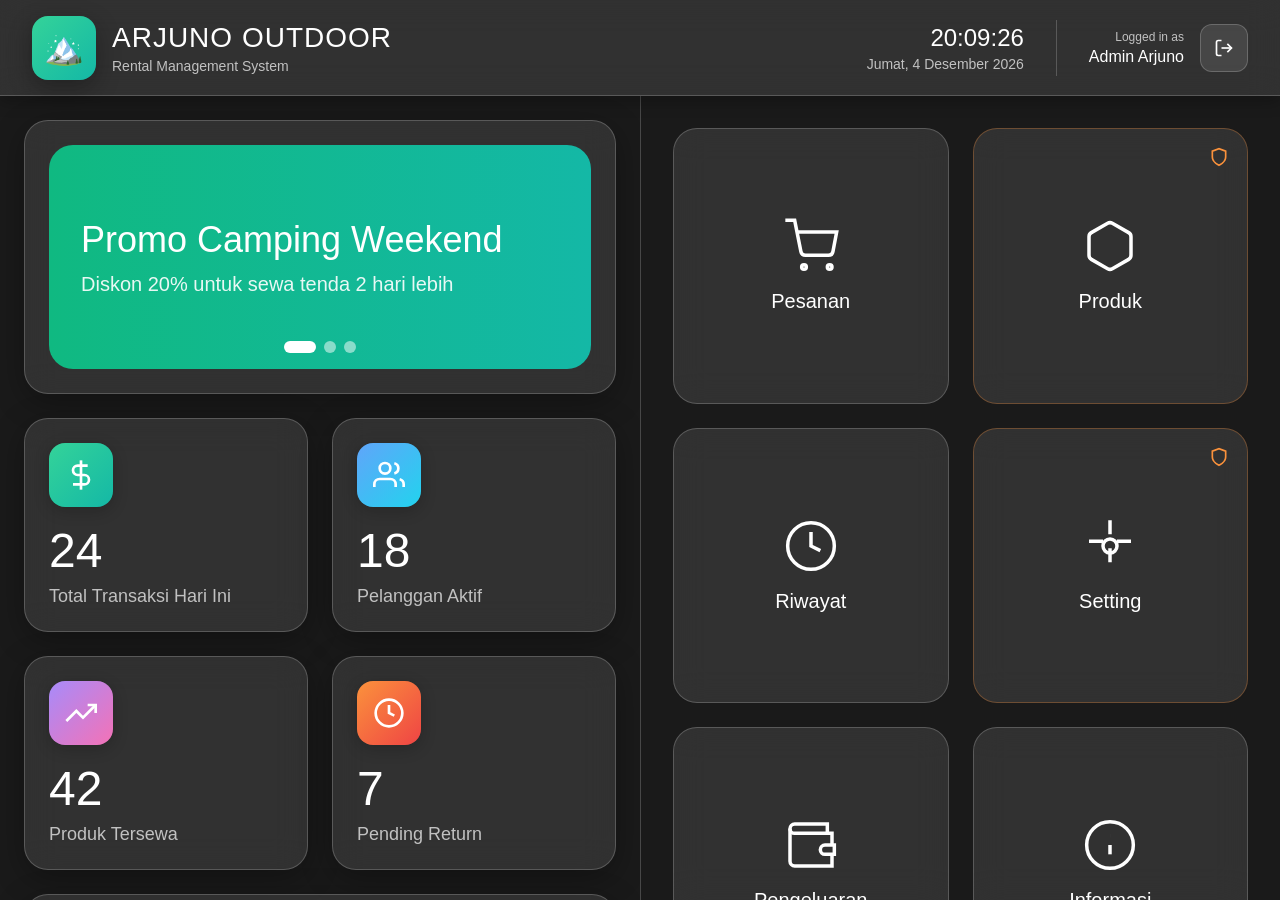
<file: index.html>
<!DOCTYPE html>
<html lang="id">
<head>
    <meta charset="UTF-8">
    <meta name="viewport" content="width=device-width, initial-scale=1.0">
    <title>ARJUNO OUTDOOR - Dashboard</title>
    <link rel="stylesheet" href="style.css">
</head>
<body>
    <!-- Background Image -->
    <div class="background-image"></div>

    <!-- Main Container -->
    <div class="main-container">
        <!-- Header -->
        <header class="header">
            <div class="header-left">
                <div class="logo-icon">🏔️</div>
                <div class="brand-info">
                    <h1 class="brand-name">ARJUNO OUTDOOR</h1>
                    <p class="brand-subtitle">Rental Management System</p>
                </div>
            </div>

            <div class="header-right">
                <div class="clock-display">
                    <div class="time" id="current-time">00:00:00</div>
                    <div class="date" id="current-date">Loading...</div>
                </div>

                <div class="divider"></div>

                <div class="user-info">
                    <div class="user-details">
                        <div class="user-label">Logged in as</div>
                        <div class="user-name">Admin Arjuno</div>
                    </div>
                    <button class="logout-btn">
                        <svg width="20" height="20" viewBox="0 0 24 24" fill="none" stroke="currentColor" stroke-width="2">
                            <path d="M9 21H5a2 2 0 0 1-2-2V5a2 2 0 0 1 2-2h4"></path>
                            <polyline points="16 17 21 12 16 7"></polyline>
                            <line x1="21" y1="12" x2="9" y2="12"></line>
                        </svg>
                    </button>
                </div>
            </div>
        </header>

        <!-- Content Area -->
        <div class="content-wrapper">
            <!-- Left Dashboard -->
            <div class="left-panel">
                <!-- Promo Carousel -->
                <div class="glass-card">
                    <div class="carousel">
                        <div class="carousel-slide active" style="background: linear-gradient(to right, #10b981, #14b8a6);">
                            <h3 class="carousel-title">Promo Camping Weekend</h3>
                            <p class="carousel-desc">Diskon 20% untuk sewa tenda 2 hari lebih</p>
                        </div>
                        <div class="carousel-slide" style="background: linear-gradient(to right, #3b82f6, #06b6d4);">
                            <h3 class="carousel-title">Paket Hemat Carrier</h3>
                            <p class="carousel-desc">Gratis sleeping bag untuk sewa carrier</p>
                        </div>
                        <div class="carousel-slide" style="background: linear-gradient(to right, #8b5cf6, #ec4899);">
                            <h3 class="carousel-title">Diskon Member</h3>
                            <p class="carousel-desc">Cashback 15% untuk member setia</p>
                        </div>
                        <div class="carousel-dots">
                            <span class="dot active" data-slide="0"></span>
                            <span class="dot" data-slide="1"></span>
                            <span class="dot" data-slide="2"></span>
                        </div>
                    </div>
                </div>

                <!-- Quick Stats -->
                <div class="stats-grid">
                    <div class="stat-card">
                        <div class="stat-icon" style="background: linear-gradient(to bottom right, #34d399, #14b8a6);">
                            <svg width="32" height="32" viewBox="0 0 24 24" fill="none" stroke="currentColor" stroke-width="2">
                                <line x1="12" y1="1" x2="12" y2="23"></line>
                                <path d="M17 5H9.5a3.5 3.5 0 0 0 0 7h5a3.5 3.5 0 0 1 0 7H6"></path>
                            </svg>
                        </div>
                        <div class="stat-value">24</div>
                        <div class="stat-label">Total Transaksi Hari Ini</div>
                    </div>

                    <div class="stat-card">
                        <div class="stat-icon" style="background: linear-gradient(to bottom right, #60a5fa, #22d3ee);">
                            <svg width="32" height="32" viewBox="0 0 24 24" fill="none" stroke="currentColor" stroke-width="2">
                                <path d="M17 21v-2a4 4 0 0 0-4-4H5a4 4 0 0 0-4 4v2"></path>
                                <circle cx="9" cy="7" r="4"></circle>
                                <path d="M23 21v-2a4 4 0 0 0-3-3.87"></path>
                                <path d="M16 3.13a4 4 0 0 1 0 7.75"></path>
                            </svg>
                        </div>
                        <div class="stat-value">18</div>
                        <div class="stat-label">Pelanggan Aktif</div>
                    </div>

                    <div class="stat-card">
                        <div class="stat-icon" style="background: linear-gradient(to bottom right, #a78bfa, #f472b6);">
                            <svg width="32" height="32" viewBox="0 0 24 24" fill="none" stroke="currentColor" stroke-width="2">
                                <polyline points="23 6 13.5 15.5 8.5 10.5 1 18"></polyline>
                                <polyline points="17 6 23 6 23 12"></polyline>
                            </svg>
                        </div>
                        <div class="stat-value">42</div>
                        <div class="stat-label">Produk Tersewa</div>
                    </div>

                    <div class="stat-card">
                        <div class="stat-icon" style="background: linear-gradient(to bottom right, #fb923c, #ef4444);">
                            <svg width="32" height="32" viewBox="0 0 24 24" fill="none" stroke="currentColor" stroke-width="2">
                                <circle cx="12" cy="12" r="10"></circle>
                                <polyline points="12 6 12 12 16 14"></polyline>
                            </svg>
                        </div>
                        <div class="stat-value">7</div>
                        <div class="stat-label">Pending Return</div>
                    </div>
                </div>

                <!-- Recent Customers -->
                <div class="glass-card">
                    <h3 class="section-title">Pelanggan Terbaru</h3>
                    <div class="customer-list">
                        <div class="customer-item">
                            <div class="customer-header">
                                <div>
                                    <div class="customer-name">Budi Santoso</div>
                                    <div class="customer-phone">081234567890</div>
                                </div>
                                <div class="customer-time">2 jam lalu</div>
                            </div>
                            <div class="customer-products">📦 Tenda Dome 4P, Sleeping Bag</div>
                        </div>

                        <div class="customer-item">
                            <div class="customer-header">
                                <div>
                                    <div class="customer-name">Siti Aminah</div>
                                    <div class="customer-phone">081298765432</div>
                                </div>
                                <div class="customer-time">3 jam lalu</div>
                            </div>
                            <div class="customer-products">📦 Carrier 70L, Jaket Gunung</div>
                        </div>

                        <div class="customer-item">
                            <div class="customer-header">
                                <div>
                                    <div class="customer-name">Ahmad Rizki</div>
                                    <div class="customer-phone">081356789012</div>
                                </div>
                                <div class="customer-time">5 jam lalu</div>
                            </div>
                            <div class="customer-products">📦 Cooking Set, Kompor Portable</div>
                        </div>
                    </div>
                </div>

                <!-- Stock Overview -->
                <div class="glass-card">
                    <h3 class="section-title">
                        <svg width="24" height="24" viewBox="0 0 24 24" fill="none" stroke="currentColor" stroke-width="2" style="display: inline-block; vertical-align: middle; margin-right: 12px;">
                            <path d="M21 16V8a2 2 0 0 0-1-1.73l-7-4a2 2 0 0 0-2 0l-7 4A2 2 0 0 0 3 8v8a2 2 0 0 0 1 1.73l7 4a2 2 0 0 0 2 0l7-4A2 2 0 0 0 21 16z"></path>
                        </svg>
                        Inventory / Stok Overview
                    </h3>
                    <div class="stock-grid">
                        <div class="stock-item">
                            <div class="stock-header">
                                <div class="stock-emoji">🏕️</div>
                                <div class="stock-info">
                                    <div class="stock-name">Tenda</div>
                                    <div class="stock-count">8 / 12 tersedia</div>
                                </div>
                            </div>
                            <div class="progress-bar">
                                <div class="progress-fill" style="width: 66.67%"></div>
                            </div>
                        </div>

                        <div class="stock-item">
                            <div class="stock-header">
                                <div class="stock-emoji">🎒</div>
                                <div class="stock-info">
                                    <div class="stock-name">Carrier</div>
                                    <div class="stock-count">12 / 15 tersedia</div>
                                </div>
                            </div>
                            <div class="progress-bar">
                                <div class="progress-fill" style="width: 80%"></div>
                            </div>
                        </div>

                        <div class="stock-item">
                            <div class="stock-header">
                                <div class="stock-emoji">🛌</div>
                                <div class="stock-info">
                                    <div class="stock-name">Sleeping Bag</div>
                                    <div class="stock-count">15 / 20 tersedia</div>
                                </div>
                            </div>
                            <div class="progress-bar">
                                <div class="progress-fill" style="width: 75%"></div>
                            </div>
                        </div>

                        <div class="stock-item">
                            <div class="stock-header">
                                <div class="stock-emoji">🍳</div>
                                <div class="stock-info">
                                    <div class="stock-name">Cooking Set</div>
                                    <div class="stock-count">6 / 10 tersedia</div>
                                </div>
                            </div>
                            <div class="progress-bar">
                                <div class="progress-fill" style="width: 60%"></div>
                            </div>
                        </div>
                    </div>
                </div>

                <!-- Cashier Status -->
                <div class="glass-card">
                    <h3 class="section-title">Status Kasir</h3>
                    <div class="cashier-status">
                        <div class="status-indicator"></div>
                        <span>Kasir Aktif - Shift Pagi</span>
                    </div>
                </div>
            </div>

            <!-- Right Navigation Panel -->
            <div class="right-panel">
                <div class="nav-grid">
                    <a href="pesanan.html" class="nav-card">
                        <svg class="nav-icon" width="56" height="56" viewBox="0 0 24 24" fill="none" stroke="currentColor" stroke-width="1.5">
                            <circle cx="9" cy="21" r="1"></circle>
                            <circle cx="20" cy="21" r="1"></circle>
                            <path d="M1 1h4l2.68 13.39a2 2 0 0 0 2 1.61h9.72a2 2 0 0 0 2-1.61L23 6H6"></path>
                        </svg>
                        <span class="nav-label">Pesanan</span>
                    </a>

                    <a href="produk.html" class="nav-card admin-tab">
                        <div class="admin-badge">
                            <svg width="20" height="20" viewBox="0 0 24 24" fill="none" stroke="currentColor" stroke-width="2">
                                <path d="M12 22s8-4 8-10V5l-8-3-8 3v7c0 6 8 10 8 10z"></path>
                            </svg>
                        </div>
                        <svg class="nav-icon" width="56" height="56" viewBox="0 0 24 24" fill="none" stroke="currentColor" stroke-width="1.5">
                            <path d="M21 16V8a2 2 0 0 0-1-1.73l-7-4a2 2 0 0 0-2 0l-7 4A2 2 0 0 0 3 8v8a2 2 0 0 0 1 1.73l7 4a2 2 0 0 0 2 0l7-4A2 2 0 0 0 21 16z"></path>
                        </svg>
                        <span class="nav-label">Produk</span>
                    </a>

                    <a href="riwayat.html" class="nav-card">
                        <svg class="nav-icon" width="56" height="56" viewBox="0 0 24 24" fill="none" stroke="currentColor" stroke-width="1.5">
                            <circle cx="12" cy="12" r="10"></circle>
                            <polyline points="12 6 12 12 16 14"></polyline>
                        </svg>
                        <span class="nav-label">Riwayat</span>
                    </a>

                    <a href="setting.html" class="nav-card admin-tab">
                        <div class="admin-badge">
                            <svg width="20" height="20" viewBox="0 0 24 24" fill="none" stroke="currentColor" stroke-width="2">
                                <path d="M12 22s8-4 8-10V5l-8-3-8 3v7c0 6 8 10 8 10z"></path>
                            </svg>
                        </div>
                        <svg class="nav-icon" width="56" height="56" viewBox="0 0 24 24" fill="none" stroke="currentColor" stroke-width="1.5">
                            <circle cx="12" cy="12" r="3"></circle>
                            <path d="M12 1v6m0 6v6m-9-9h6m6 0h6"></path>
                        </svg>
                        <span class="nav-label">Setting</span>
                    </a>

                    <a href="pengeluaran.html" class="nav-card">
                        <svg class="nav-icon" width="56" height="56" viewBox="0 0 24 24" fill="none" stroke="currentColor" stroke-width="1.5">
                            <path d="M21 12V7H5a2 2 0 0 1 0-4h14v4"></path>
                            <path d="M3 5v14a2 2 0 0 0 2 2h16v-5"></path>
                            <path d="M18 12a2 2 0 0 0 0 4h4v-4Z"></path>
                        </svg>
                        <span class="nav-label">Pengeluaran</span>
                    </a>

                    <a href="informasi.html" class="nav-card">
                        <svg class="nav-icon" width="56" height="56" viewBox="0 0 24 24" fill="none" stroke="currentColor" stroke-width="1.5">
                            <circle cx="12" cy="12" r="10"></circle>
                            <line x1="12" y1="16" x2="12" y2="12"></line>
                            <line x1="12" y1="8" x2="12.01" y2="8"></line>
                        </svg>
                        <span class="nav-label">Informasi</span>
                    </a>

                    <a href="pelanggan.html" class="nav-card">
                        <svg class="nav-icon" width="56" height="56" viewBox="0 0 24 24" fill="none" stroke="currentColor" stroke-width="1.5">
                            <path d="M17 21v-2a4 4 0 0 0-4-4H5a4 4 0 0 0-4 4v2"></path>
                            <circle cx="9" cy="7" r="4"></circle>
                            <path d="M23 21v-2a4 4 0 0 0-3-3.87"></path>
                            <path d="M16 3.13a4 4 0 0 1 0 7.75"></path>
                        </svg>
                        <span class="nav-label">Pelanggan</span>
                    </a>

                    <a href="kasir.html" class="nav-card admin-tab">
                        <div class="admin-badge">
                            <svg width="20" height="20" viewBox="0 0 24 24" fill="none" stroke="currentColor" stroke-width="2">
                                <path d="M12 22s8-4 8-10V5l-8-3-8 3v7c0 6 8 10 8 10z"></path>
                            </svg>
                        </div>
                        <svg class="nav-icon" width="56" height="56" viewBox="0 0 24 24" fill="none" stroke="currentColor" stroke-width="1.5">
                            <path d="M20 21v-2a4 4 0 0 0-4-4H8a4 4 0 0 0-4 4v2"></path>
                            <circle cx="12" cy="7" r="4"></circle>
                        </svg>
                        <span class="nav-label">Kasir</span>
                    </a>
                </div>

                <!-- Admin Info -->
                <div class="admin-info">
                    <div class="admin-info-header">
                        <svg width="16" height="16" viewBox="0 0 24 24" fill="none" stroke="currentColor" stroke-width="2">
                            <path d="M12 22s8-4 8-10V5l-8-3-8 3v7c0 6 8 10 8 10z"></path>
                        </svg>
                        <span>Admin Access</span>
                    </div>
                    <div class="admin-info-text">Fitur dengan icon shield hanya untuk Administrator</div>
                </div>
            </div>
        </div>
    </div>

    <script src="script.js"></script>
</body>
</html>
</file>
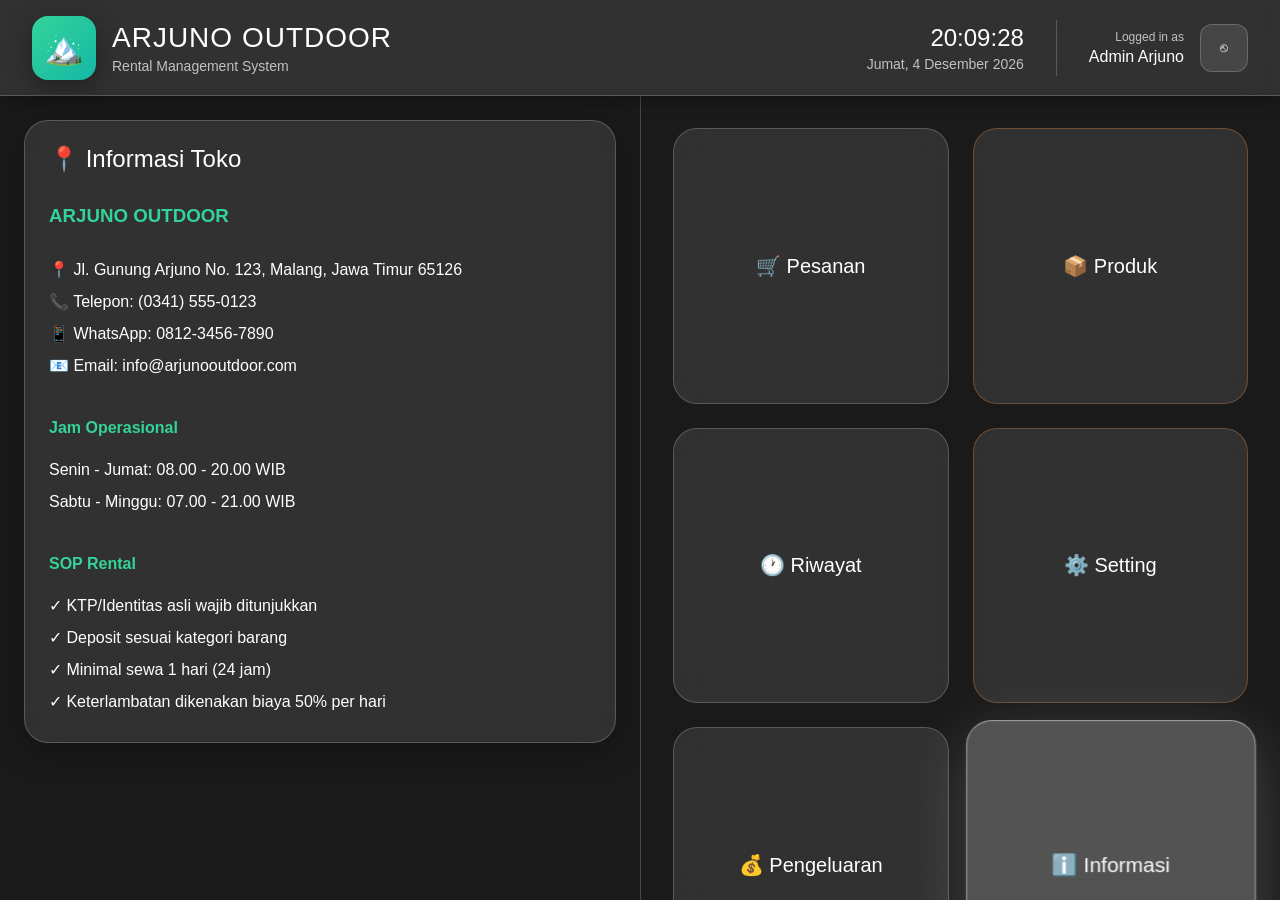
<file: informasi.html>
<!DOCTYPE html>
<html lang="id">
<head>
    <meta charset="UTF-8">
    <title>ARJUNO OUTDOOR - Informasi</title>
    <link rel="stylesheet" href="style.css">
</head>
<body>
    <div class="background-image"></div>
    <div class="main-container">
        <header class="header">
            <div class="header-left">
                <div class="logo-icon">🏔️</div>
                <div class="brand-info">
                    <h1 class="brand-name">ARJUNO OUTDOOR</h1>
                    <p class="brand-subtitle">Rental Management System</p>
                </div>
            </div>
            <div class="header-right">
                <div class="clock-display">
                    <div class="time" id="current-time">00:00:00</div>
                    <div class="date" id="current-date">Loading...</div>
                </div>
                <div class="divider"></div>
                <div class="user-info">
                    <div class="user-details">
                        <div class="user-label">Logged in as</div>
                        <div class="user-name">Admin Arjuno</div>
                    </div>
                    <button class="logout-btn">⎋</button>
                </div>
            </div>
        </header>
        <div class="content-wrapper">
            <div class="left-panel">
                <div class="glass-card">
                    <h2 class="section-title">📍 Informasi Toko</h2>
                    <div style="color: white; line-height: 2;">
                        <h3 style="color: #34d399; margin: 20px 0;">ARJUNO OUTDOOR</h3>
                        <p>📍 Jl. Gunung Arjuno No. 123, Malang, Jawa Timur 65126</p>
                        <p>📞 Telepon: (0341) 555-0123</p>
                        <p>📱 WhatsApp: 0812-3456-7890</p>
                        <p>📧 Email: info@arjunooutdoor.com</p>
                        <h4 style="color: #34d399; margin: 30px 0 10px;">Jam Operasional</h4>
                        <p>Senin - Jumat: 08.00 - 20.00 WIB<br>
                        Sabtu - Minggu: 07.00 - 21.00 WIB</p>
                        <h4 style="color: #34d399; margin: 30px 0 10px;">SOP Rental</h4>
                        <p>✓ KTP/Identitas asli wajib ditunjukkan<br>
                        ✓ Deposit sesuai kategori barang<br>
                        ✓ Minimal sewa 1 hari (24 jam)<br>
                        ✓ Keterlambatan dikenakan biaya 50% per hari</p>
                    </div>
                </div>
            </div>
            <div class="right-panel">
                <div class="nav-grid">
                    <a href="index.html" class="nav-card"><span class="nav-label">🛒 Pesanan</span></a>
                    <a href="produk.html" class="nav-card admin-tab"><span class="nav-label">📦 Produk</span></a>
                    <a href="riwayat.html" class="nav-card"><span class="nav-label">🕐 Riwayat</span></a>
                    <a href="setting.html" class="nav-card admin-tab"><span class="nav-label">⚙️ Setting</span></a>
                    <a href="pengeluaran.html" class="nav-card"><span class="nav-label">💰 Pengeluaran</span></a>
                    <a href="informasi.html" class="nav-card active"><span class="nav-label">ℹ️ Informasi</span></a>
                    <a href="pelanggan.html" class="nav-card"><span class="nav-label">👥 Pelanggan</span></a>
                    <a href="kasir.html" class="nav-card admin-tab"><span class="nav-label">👤 Kasir</span></a>
                </div>
            </div>
        </div>
    </div>
    <script src="script.js"></script>
</body>
</html>
</file>
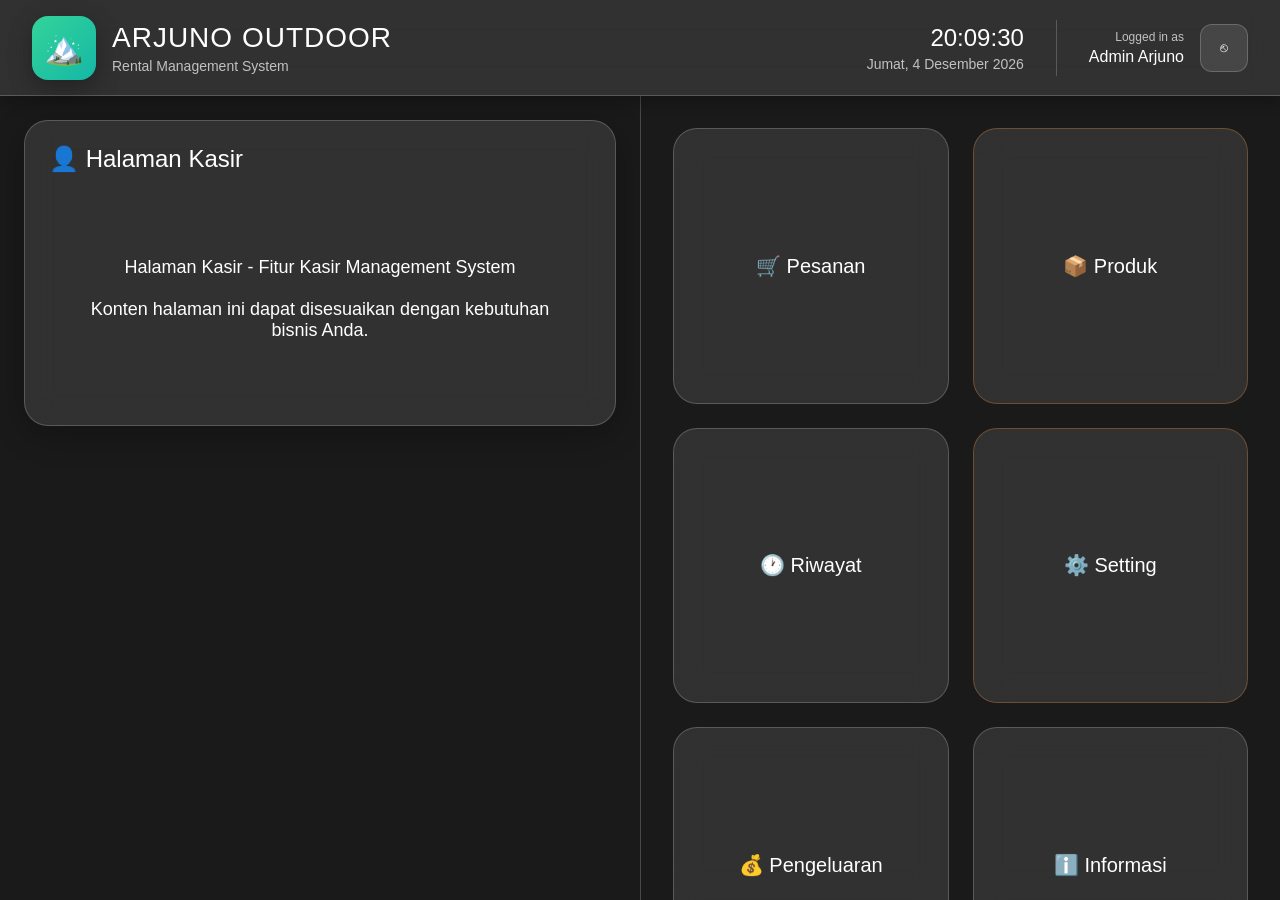
<file: kasir.html>
<!DOCTYPE html>
<html lang="id">
<head>
    <meta charset="UTF-8">
    <title>ARJUNO OUTDOOR - Kasir</title>
    <link rel="stylesheet" href="style.css">
</head>
<body>
    <div class="background-image"></div>
    <div class="main-container">
        <header class="header">
            <div class="header-left">
                <div class="logo-icon">🏔️</div>
                <div class="brand-info">
                    <h1 class="brand-name">ARJUNO OUTDOOR</h1>
                    <p class="brand-subtitle">Rental Management System</p>
                </div>
            </div>
            <div class="header-right">
                <div class="clock-display">
                    <div class="time" id="current-time">00:00:00</div>
                    <div class="date" id="current-date">Loading...</div>
                </div>
                <div class="divider"></div>
                <div class="user-info">
                    <div class="user-details">
                        <div class="user-label">Logged in as</div>
                        <div class="user-name">Admin Arjuno</div>
                    </div>
                    <button class="logout-btn">⎋</button>
                </div>
            </div>
        </header>
        <div class="content-wrapper">
            <div class="left-panel">
                <div class="glass-card">
                    <h2 class="section-title">👤 Halaman Kasir</h2>
                    <p style="color: white; font-size: 18px; text-align: center; padding: 60px 20px;">
                        Halaman Kasir - Fitur Kasir Management System<br><br>
                        Konten halaman ini dapat disesuaikan dengan kebutuhan bisnis Anda.
                    </p>
                </div>
            </div>
            <div class="right-panel">
                <div class="nav-grid">
                    <a href="index.html" class="nav-card"><span class="nav-label">🛒 Pesanan</span></a>
                    <a href="produk.html" class="nav-card admin-tab"><span class="nav-label">📦 Produk</span></a>
                    <a href="riwayat.html" class="nav-card"><span class="nav-label">🕐 Riwayat</span></a>
                    <a href="setting.html" class="nav-card admin-tab"><span class="nav-label">⚙️ Setting</span></a>
                    <a href="pengeluaran.html" class="nav-card"><span class="nav-label">💰 Pengeluaran</span></a>
                    <a href="informasi.html" class="nav-card"><span class="nav-label">ℹ️ Informasi</span></a>
                    <a href="pelanggan.html" class="nav-card"><span class="nav-label">👥 Pelanggan</span></a>
                    <a href="kasir.html" class="nav-card admin-tab"><span class="nav-label">👤 Kasir</span></a>
                </div>
            </div>
        </div>
    </div>
    <script src="script.js"></script>
</body>
</html>
</file>
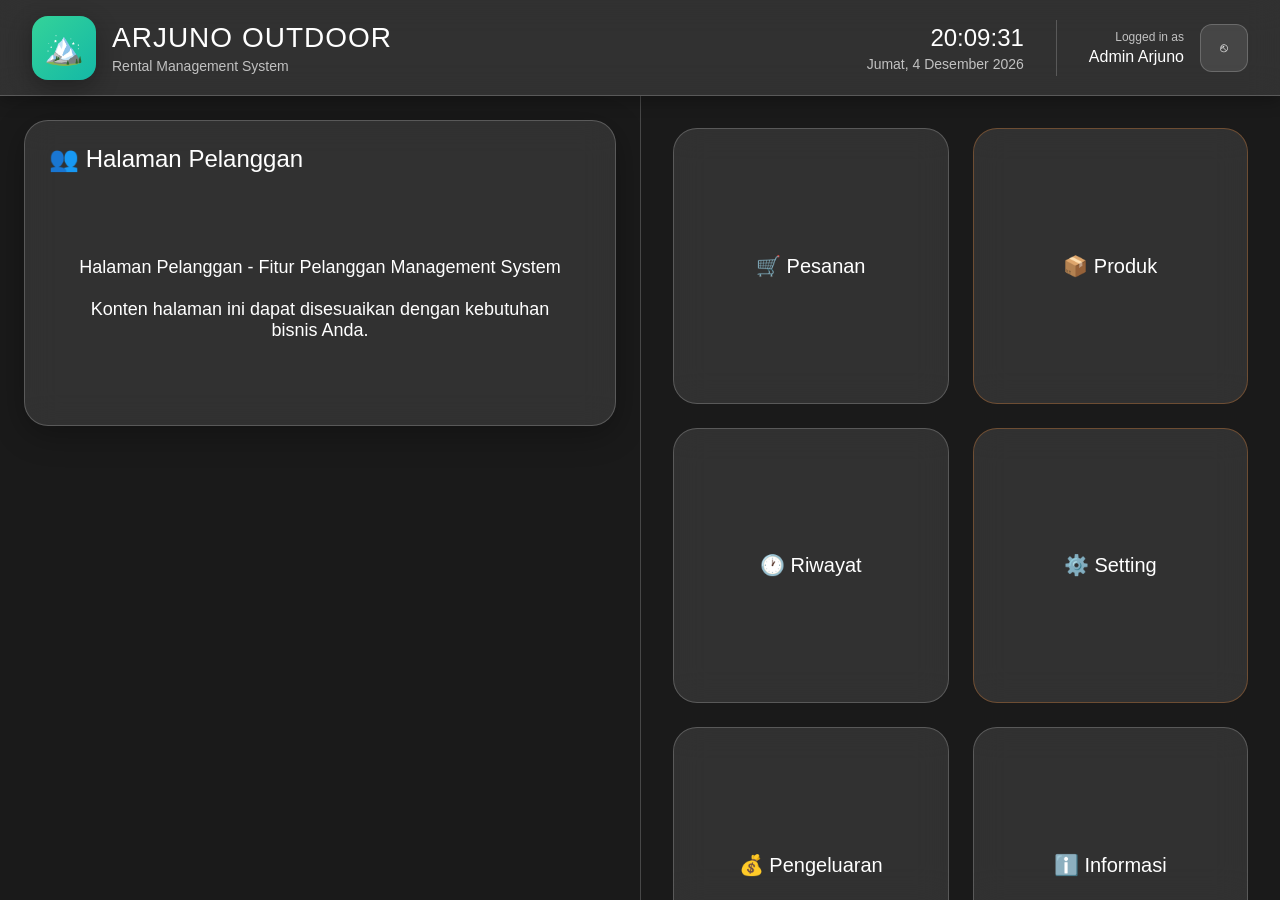
<file: pelanggan.html>
<!DOCTYPE html>
<html lang="id">
<head>
    <meta charset="UTF-8">
    <title>ARJUNO OUTDOOR - Pelanggan</title>
    <link rel="stylesheet" href="style.css">
</head>
<body>
    <div class="background-image"></div>
    <div class="main-container">
        <header class="header">
            <div class="header-left">
                <div class="logo-icon">🏔️</div>
                <div class="brand-info">
                    <h1 class="brand-name">ARJUNO OUTDOOR</h1>
                    <p class="brand-subtitle">Rental Management System</p>
                </div>
            </div>
            <div class="header-right">
                <div class="clock-display">
                    <div class="time" id="current-time">00:00:00</div>
                    <div class="date" id="current-date">Loading...</div>
                </div>
                <div class="divider"></div>
                <div class="user-info">
                    <div class="user-details">
                        <div class="user-label">Logged in as</div>
                        <div class="user-name">Admin Arjuno</div>
                    </div>
                    <button class="logout-btn">⎋</button>
                </div>
            </div>
        </header>
        <div class="content-wrapper">
            <div class="left-panel">
                <div class="glass-card">
                    <h2 class="section-title">👥 Halaman Pelanggan</h2>
                    <p style="color: white; font-size: 18px; text-align: center; padding: 60px 20px;">
                        Halaman Pelanggan - Fitur Pelanggan Management System<br><br>
                        Konten halaman ini dapat disesuaikan dengan kebutuhan bisnis Anda.
                    </p>
                </div>
            </div>
            <div class="right-panel">
                <div class="nav-grid">
                    <a href="index.html" class="nav-card"><span class="nav-label">🛒 Pesanan</span></a>
                    <a href="produk.html" class="nav-card admin-tab"><span class="nav-label">📦 Produk</span></a>
                    <a href="riwayat.html" class="nav-card"><span class="nav-label">🕐 Riwayat</span></a>
                    <a href="setting.html" class="nav-card admin-tab"><span class="nav-label">⚙️ Setting</span></a>
                    <a href="pengeluaran.html" class="nav-card"><span class="nav-label">💰 Pengeluaran</span></a>
                    <a href="informasi.html" class="nav-card"><span class="nav-label">ℹ️ Informasi</span></a>
                    <a href="pelanggan.html" class="nav-card"><span class="nav-label">👥 Pelanggan</span></a>
                    <a href="kasir.html" class="nav-card admin-tab"><span class="nav-label">👤 Kasir</span></a>
                </div>
            </div>
        </div>
    </div>
    <script src="script.js"></script>
</body>
</html>
</file>
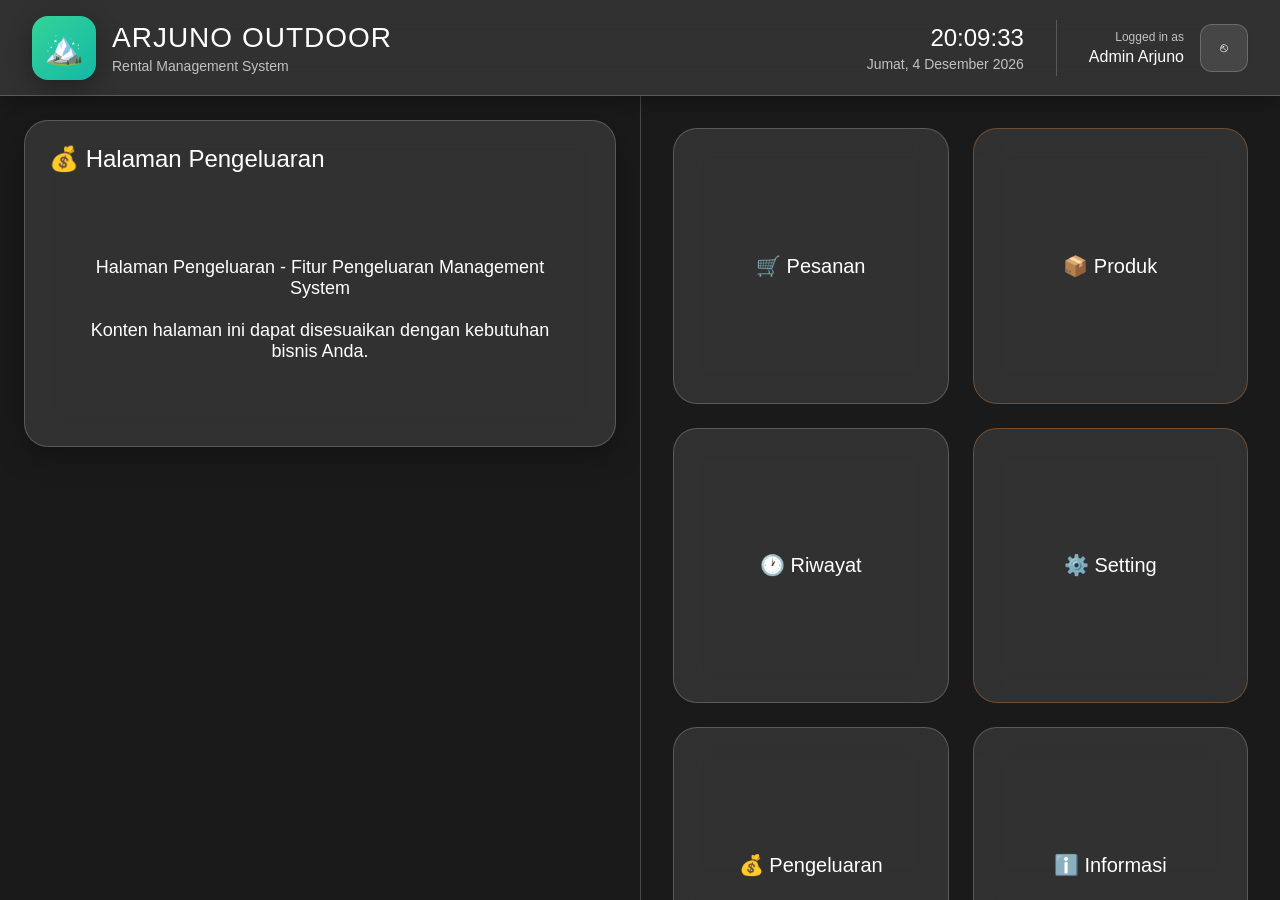
<file: pengeluaran.html>
<!DOCTYPE html>
<html lang="id">
<head>
    <meta charset="UTF-8">
    <title>ARJUNO OUTDOOR - Pengeluaran</title>
    <link rel="stylesheet" href="style.css">
</head>
<body>
    <div class="background-image"></div>
    <div class="main-container">
        <header class="header">
            <div class="header-left">
                <div class="logo-icon">🏔️</div>
                <div class="brand-info">
                    <h1 class="brand-name">ARJUNO OUTDOOR</h1>
                    <p class="brand-subtitle">Rental Management System</p>
                </div>
            </div>
            <div class="header-right">
                <div class="clock-display">
                    <div class="time" id="current-time">00:00:00</div>
                    <div class="date" id="current-date">Loading...</div>
                </div>
                <div class="divider"></div>
                <div class="user-info">
                    <div class="user-details">
                        <div class="user-label">Logged in as</div>
                        <div class="user-name">Admin Arjuno</div>
                    </div>
                    <button class="logout-btn">⎋</button>
                </div>
            </div>
        </header>
        <div class="content-wrapper">
            <div class="left-panel">
                <div class="glass-card">
                    <h2 class="section-title">💰 Halaman Pengeluaran</h2>
                    <p style="color: white; font-size: 18px; text-align: center; padding: 60px 20px;">
                        Halaman Pengeluaran - Fitur Pengeluaran Management System<br><br>
                        Konten halaman ini dapat disesuaikan dengan kebutuhan bisnis Anda.
                    </p>
                </div>
            </div>
            <div class="right-panel">
                <div class="nav-grid">
                    <a href="index.html" class="nav-card"><span class="nav-label">🛒 Pesanan</span></a>
                    <a href="produk.html" class="nav-card admin-tab"><span class="nav-label">📦 Produk</span></a>
                    <a href="riwayat.html" class="nav-card"><span class="nav-label">🕐 Riwayat</span></a>
                    <a href="setting.html" class="nav-card admin-tab"><span class="nav-label">⚙️ Setting</span></a>
                    <a href="pengeluaran.html" class="nav-card"><span class="nav-label">💰 Pengeluaran</span></a>
                    <a href="informasi.html" class="nav-card"><span class="nav-label">ℹ️ Informasi</span></a>
                    <a href="pelanggan.html" class="nav-card"><span class="nav-label">👥 Pelanggan</span></a>
                    <a href="kasir.html" class="nav-card admin-tab"><span class="nav-label">👤 Kasir</span></a>
                </div>
            </div>
        </div>
    </div>
    <script src="script.js"></script>
</body>
</html>
</file>
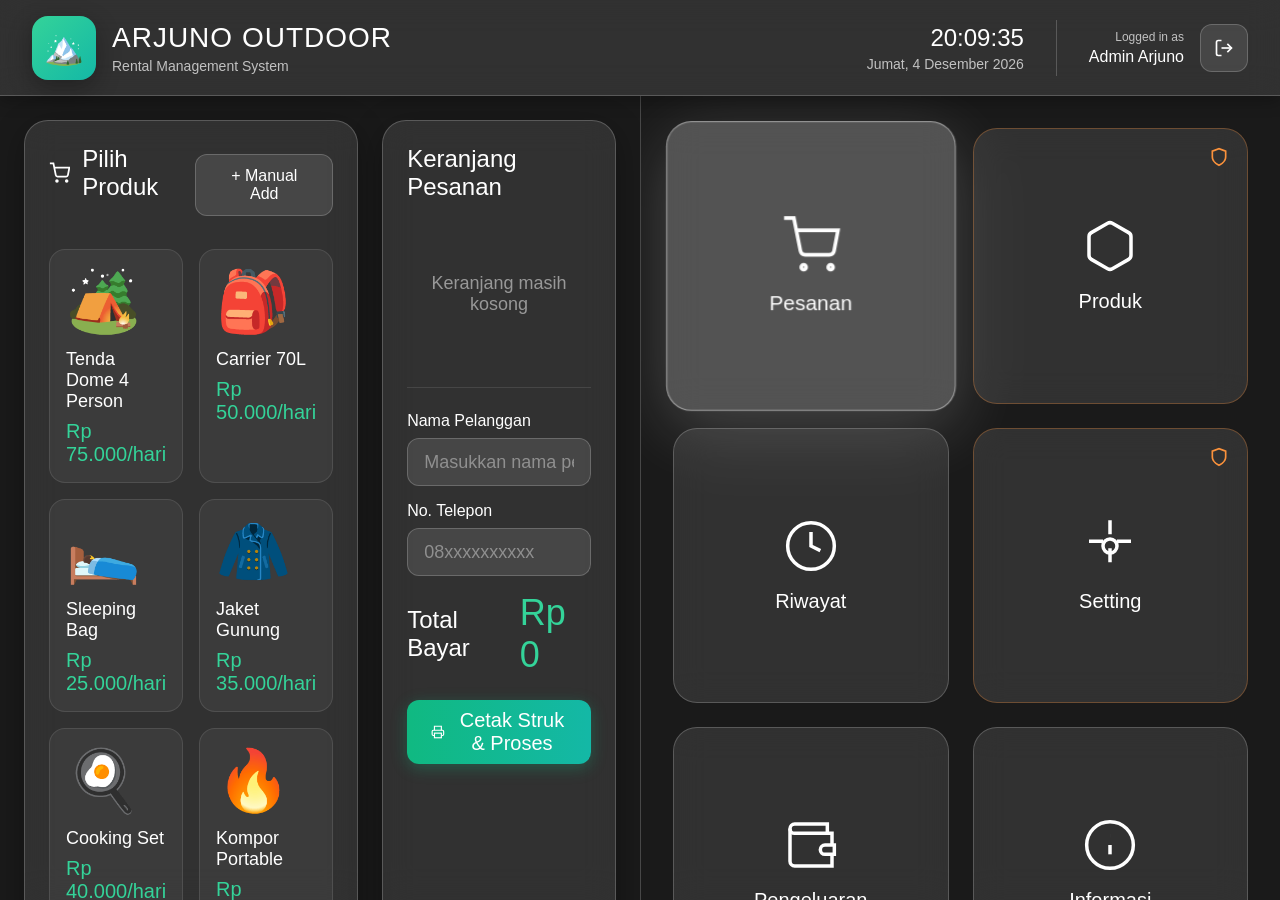
<file: pesanan.html>
<!DOCTYPE html>
<html lang="id">
<head>
    <meta charset="UTF-8">
    <meta name="viewport" content="width=device-width, initial-scale=1.0">
    <title>ARJUNO OUTDOOR - Pesanan</title>
    <link rel="stylesheet" href="style.css">
</head>
<body>
    <div class="background-image"></div>

    <div class="main-container">
        <!-- Header (same as index) -->
        <header class="header">
            <div class="header-left">
                <div class="logo-icon">🏔️</div>
                <div class="brand-info">
                    <h1 class="brand-name">ARJUNO OUTDOOR</h1>
                    <p class="brand-subtitle">Rental Management System</p>
                </div>
            </div>

            <div class="header-right">
                <div class="clock-display">
                    <div class="time" id="current-time">00:00:00</div>
                    <div class="date" id="current-date">Loading...</div>
                </div>
                <div class="divider"></div>
                <div class="user-info">
                    <div class="user-details">
                        <div class="user-label">Logged in as</div>
                        <div class="user-name">Admin Arjuno</div>
                    </div>
                    <button class="logout-btn">
                        <svg width="20" height="20" viewBox="0 0 24 24" fill="none" stroke="currentColor" stroke-width="2">
                            <path d="M9 21H5a2 2 0 0 1-2-2V5a2 2 0 0 1 2-2h4"></path>
                            <polyline points="16 17 21 12 16 7"></polyline>
                            <line x1="21" y1="12" x2="9" y2="12"></line>
                        </svg>
                    </button>
                </div>
            </div>
        </header>

        <div class="content-wrapper">
            <!-- Left Panel - Pesanan Content -->
            <div class="left-panel">
                <div class="page-grid">
                    <!-- Product Selection -->
                    <div class="glass-card">
                        <div class="section-header">
                            <h2 class="section-title">
                                <svg width="24" height="24" viewBox="0 0 24 24" fill="none" stroke="currentColor" stroke-width="2" style="display: inline-block; vertical-align: middle; margin-right: 12px;">
                                    <circle cx="9" cy="21" r="1"></circle>
                                    <circle cx="20" cy="21" r="1"></circle>
                                    <path d="M1 1h4l2.68 13.39a2 2 0 0 0 2 1.61h9.72a2 2 0 0 0 2-1.61L23 6H6"></path>
                                </svg>
                                Pilih Produk
                            </h2>
                            <button class="btn-secondary" onclick="openManualAddModal()">+ Manual Add</button>
                        </div>

                        <div class="product-grid">
                            <div class="product-card" onclick="addToCart('Tenda Dome 4 Person', 75000, '🏕️')">
                                <div class="product-emoji">🏕️</div>
                                <div class="product-name">Tenda Dome 4 Person</div>
                                <div class="product-price">Rp 75.000/hari</div>
                            </div>

                            <div class="product-card" onclick="addToCart('Carrier 70L', 50000, '🎒')">
                                <div class="product-emoji">🎒</div>
                                <div class="product-name">Carrier 70L</div>
                                <div class="product-price">Rp 50.000/hari</div>
                            </div>

                            <div class="product-card" onclick="addToCart('Sleeping Bag', 25000, '🛌')">
                                <div class="product-emoji">🛌</div>
                                <div class="product-name">Sleeping Bag</div>
                                <div class="product-price">Rp 25.000/hari</div>
                            </div>

                            <div class="product-card" onclick="addToCart('Jaket Gunung', 35000, '🧥')">
                                <div class="product-emoji">🧥</div>
                                <div class="product-name">Jaket Gunung</div>
                                <div class="product-price">Rp 35.000/hari</div>
                            </div>

                            <div class="product-card" onclick="addToCart('Cooking Set', 40000, '🍳')">
                                <div class="product-emoji">🍳</div>
                                <div class="product-name">Cooking Set</div>
                                <div class="product-price">Rp 40.000/hari</div>
                            </div>

                            <div class="product-card" onclick="addToCart('Kompor Portable', 20000, '🔥')">
                                <div class="product-emoji">🔥</div>
                                <div class="product-name">Kompor Portable</div>
                                <div class="product-price">Rp 20.000/hari</div>
                            </div>
                        </div>
                    </div>

                    <!-- Shopping Cart -->
                    <div class="glass-card">
                        <h2 class="section-title">Keranjang Pesanan</h2>
                        <div id="cart-items" class="cart-items">
                            <div class="empty-cart">Keranjang masih kosong</div>
                        </div>

                        <!-- Customer Form -->
                        <div class="customer-form">
                            <div class="form-group">
                                <label>Nama Pelanggan</label>
                                <input type="text" id="customer-name" class="form-input" placeholder="Masukkan nama pelanggan">
                            </div>

                            <div class="form-group">
                                <label>No. Telepon</label>
                                <input type="tel" id="customer-phone" class="form-input" placeholder="08xxxxxxxxxx">
                            </div>

                            <div class="total-section">
                                <div class="total-label">Total Bayar</div>
                                <div class="total-value" id="total-price">Rp 0</div>
                            </div>

                            <button class="btn-primary btn-large" onclick="printReceipt()">
                                <svg width="24" height="24" viewBox="0 0 24 24" fill="none" stroke="currentColor" stroke-width="2" style="margin-right: 12px;">
                                    <polyline points="6 9 6 2 18 2 18 9"></polyline>
                                    <path d="M6 18H4a2 2 0 0 1-2-2v-5a2 2 0 0 1 2-2h16a2 2 0 0 1 2 2v5a2 2 0 0 1-2 2h-2"></path>
                                    <rect x="6" y="14" width="12" height="8"></rect>
                                </svg>
                                Cetak Struk & Proses
                            </button>
                        </div>
                    </div>
                </div>
            </div>

            <!-- Right Navigation Panel (same as index) -->
            <div class="right-panel">
                <div class="nav-grid">
                    <a href="pesanan.html" class="nav-card active">
                        <svg class="nav-icon" width="56" height="56" viewBox="0 0 24 24" fill="none" stroke="currentColor" stroke-width="1.5">
                            <circle cx="9" cy="21" r="1"></circle>
                            <circle cx="20" cy="21" r="1"></circle>
                            <path d="M1 1h4l2.68 13.39a2 2 0 0 0 2 1.61h9.72a2 2 0 0 0 2-1.61L23 6H6"></path>
                        </svg>
                        <span class="nav-label">Pesanan</span>
                    </a>

                    <a href="produk.html" class="nav-card admin-tab">
                        <div class="admin-badge">
                            <svg width="20" height="20" viewBox="0 0 24 24" fill="none" stroke="currentColor" stroke-width="2">
                                <path d="M12 22s8-4 8-10V5l-8-3-8 3v7c0 6 8 10 8 10z"></path>
                            </svg>
                        </div>
                        <svg class="nav-icon" width="56" height="56" viewBox="0 0 24 24" fill="none" stroke="currentColor" stroke-width="1.5">
                            <path d="M21 16V8a2 2 0 0 0-1-1.73l-7-4a2 2 0 0 0-2 0l-7 4A2 2 0 0 0 3 8v8a2 2 0 0 0 1 1.73l7 4a2 2 0 0 0 2 0l7-4A2 2 0 0 0 21 16z"></path>
                        </svg>
                        <span class="nav-label">Produk</span>
                    </a>

                    <a href="riwayat.html" class="nav-card">
                        <svg class="nav-icon" width="56" height="56" viewBox="0 0 24 24" fill="none" stroke="currentColor" stroke-width="1.5">
                            <circle cx="12" cy="12" r="10"></circle>
                            <polyline points="12 6 12 12 16 14"></polyline>
                        </svg>
                        <span class="nav-label">Riwayat</span>
                    </a>

                    <a href="setting.html" class="nav-card admin-tab">
                        <div class="admin-badge">
                            <svg width="20" height="20" viewBox="0 0 24 24" fill="none" stroke="currentColor" stroke-width="2">
                                <path d="M12 22s8-4 8-10V5l-8-3-8 3v7c0 6 8 10 8 10z"></path>
                            </svg>
                        </div>
                        <svg class="nav-icon" width="56" height="56" viewBox="0 0 24 24" fill="none" stroke="currentColor" stroke-width="1.5">
                            <circle cx="12" cy="12" r="3"></circle>
                            <path d="M12 1v6m0 6v6m-9-9h6m6 0h6"></path>
                        </svg>
                        <span class="nav-label">Setting</span>
                    </a>

                    <a href="pengeluaran.html" class="nav-card">
                        <svg class="nav-icon" width="56" height="56" viewBox="0 0 24 24" fill="none" stroke="currentColor" stroke-width="1.5">
                            <path d="M21 12V7H5a2 2 0 0 1 0-4h14v4"></path>
                            <path d="M3 5v14a2 2 0 0 0 2 2h16v-5"></path>
                            <path d="M18 12a2 2 0 0 0 0 4h4v-4Z"></path>
                        </svg>
                        <span class="nav-label">Pengeluaran</span>
                    </a>

                    <a href="informasi.html" class="nav-card">
                        <svg class="nav-icon" width="56" height="56" viewBox="0 0 24 24" fill="none" stroke="currentColor" stroke-width="1.5">
                            <circle cx="12" cy="12" r="10"></circle>
                            <line x1="12" y1="16" x2="12" y2="12"></line>
                            <line x1="12" y1="8" x2="12.01" y2="8"></line>
                        </svg>
                        <span class="nav-label">Informasi</span>
                    </a>

                    <a href="pelanggan.html" class="nav-card">
                        <svg class="nav-icon" width="56" height="56" viewBox="0 0 24 24" fill="none" stroke="currentColor" stroke-width="1.5">
                            <path d="M17 21v-2a4 4 0 0 0-4-4H5a4 4 0 0 0-4 4v2"></path>
                            <circle cx="9" cy="7" r="4"></circle>
                            <path d="M23 21v-2a4 4 0 0 0-3-3.87"></path>
                            <path d="M16 3.13a4 4 0 0 1 0 7.75"></path>
                        </svg>
                        <span class="nav-label">Pelanggan</span>
                    </a>

                    <a href="kasir.html" class="nav-card admin-tab">
                        <div class="admin-badge">
                            <svg width="20" height="20" viewBox="0 0 24 24" fill="none" stroke="currentColor" stroke-width="2">
                                <path d="M12 22s8-4 8-10V5l-8-3-8 3v7c0 6 8 10 8 10z"></path>
                            </svg>
                        </div>
                        <svg class="nav-icon" width="56" height="56" viewBox="0 0 24 24" fill="none" stroke="currentColor" stroke-width="1.5">
                            <path d="M20 21v-2a4 4 0 0 0-4-4H8a4 4 0 0 0-4 4v2"></path>
                            <circle cx="12" cy="7" r="4"></circle>
                        </svg>
                        <span class="nav-label">Kasir</span>
                    </a>
                </div>

                <div class="admin-info">
                    <div class="admin-info-header">
                        <svg width="16" height="16" viewBox="0 0 24 24" fill="none" stroke="currentColor" stroke-width="2">
                            <path d="M12 22s8-4 8-10V5l-8-3-8 3v7c0 6 8 10 8 10z"></path>
                        </svg>
                        <span>Admin Access</span>
                    </div>
                    <div class="admin-info-text">Fitur dengan icon shield hanya untuk Administrator</div>
                </div>
            </div>
        </div>
    </div>

    <script src="script.js"></script>
</body>
</html>
</file>
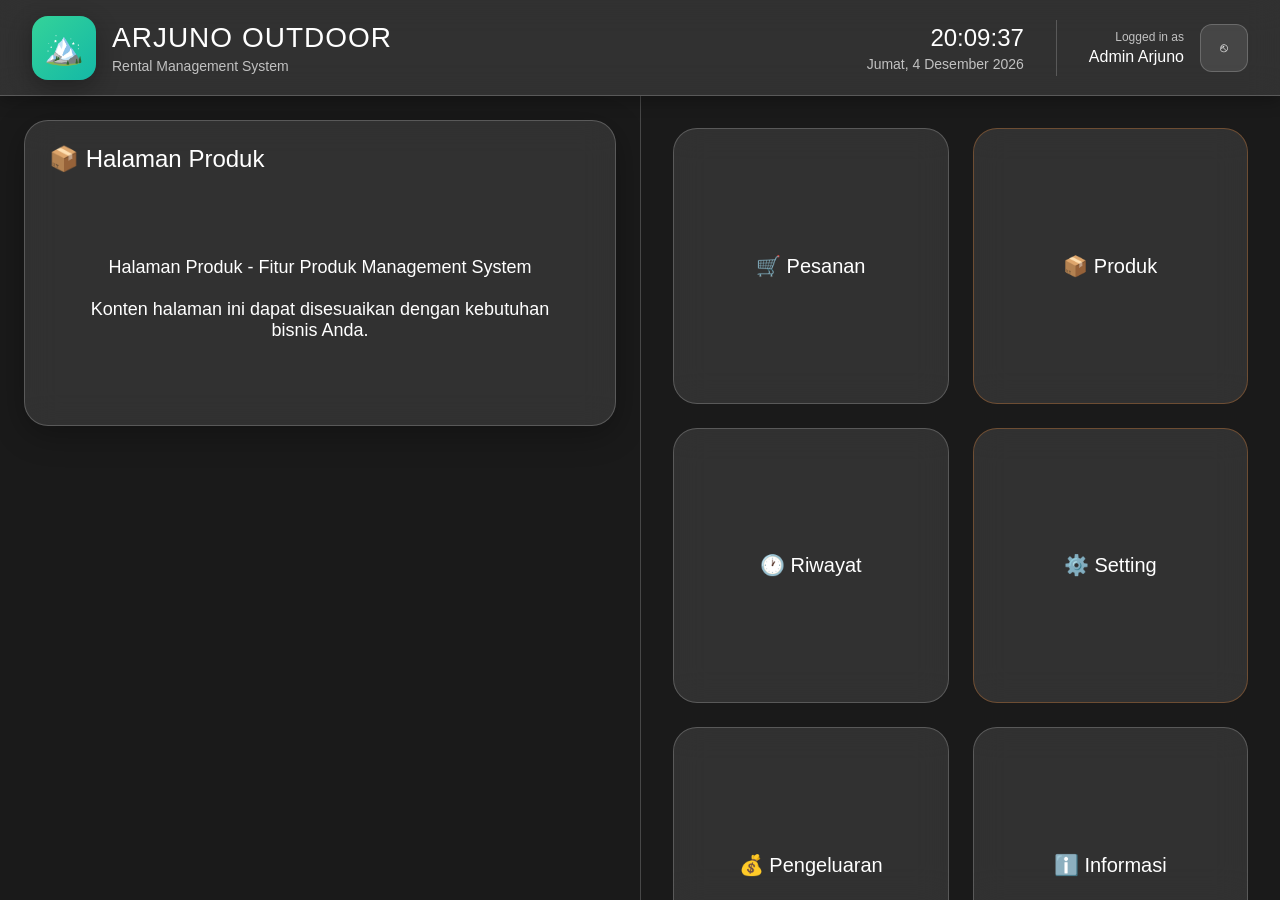
<file: produk.html>
<!DOCTYPE html>
<html lang="id">
<head>
    <meta charset="UTF-8">
    <title>ARJUNO OUTDOOR - Produk</title>
    <link rel="stylesheet" href="style.css">
</head>
<body>
    <div class="background-image"></div>
    <div class="main-container">
        <header class="header">
            <div class="header-left">
                <div class="logo-icon">🏔️</div>
                <div class="brand-info">
                    <h1 class="brand-name">ARJUNO OUTDOOR</h1>
                    <p class="brand-subtitle">Rental Management System</p>
                </div>
            </div>
            <div class="header-right">
                <div class="clock-display">
                    <div class="time" id="current-time">00:00:00</div>
                    <div class="date" id="current-date">Loading...</div>
                </div>
                <div class="divider"></div>
                <div class="user-info">
                    <div class="user-details">
                        <div class="user-label">Logged in as</div>
                        <div class="user-name">Admin Arjuno</div>
                    </div>
                    <button class="logout-btn">⎋</button>
                </div>
            </div>
        </header>
        <div class="content-wrapper">
            <div class="left-panel">
                <div class="glass-card">
                    <h2 class="section-title">📦 Halaman Produk</h2>
                    <p style="color: white; font-size: 18px; text-align: center; padding: 60px 20px;">
                        Halaman Produk - Fitur Produk Management System<br><br>
                        Konten halaman ini dapat disesuaikan dengan kebutuhan bisnis Anda.
                    </p>
                </div>
            </div>
            <div class="right-panel">
                <div class="nav-grid">
                    <a href="index.html" class="nav-card"><span class="nav-label">🛒 Pesanan</span></a>
                    <a href="produk.html" class="nav-card admin-tab"><span class="nav-label">📦 Produk</span></a>
                    <a href="riwayat.html" class="nav-card"><span class="nav-label">🕐 Riwayat</span></a>
                    <a href="setting.html" class="nav-card admin-tab"><span class="nav-label">⚙️ Setting</span></a>
                    <a href="pengeluaran.html" class="nav-card"><span class="nav-label">💰 Pengeluaran</span></a>
                    <a href="informasi.html" class="nav-card"><span class="nav-label">ℹ️ Informasi</span></a>
                    <a href="pelanggan.html" class="nav-card"><span class="nav-label">👥 Pelanggan</span></a>
                    <a href="kasir.html" class="nav-card admin-tab"><span class="nav-label">👤 Kasir</span></a>
                </div>
            </div>
        </div>
    </div>
    <script src="script.js"></script>
</body>
</html>
</file>
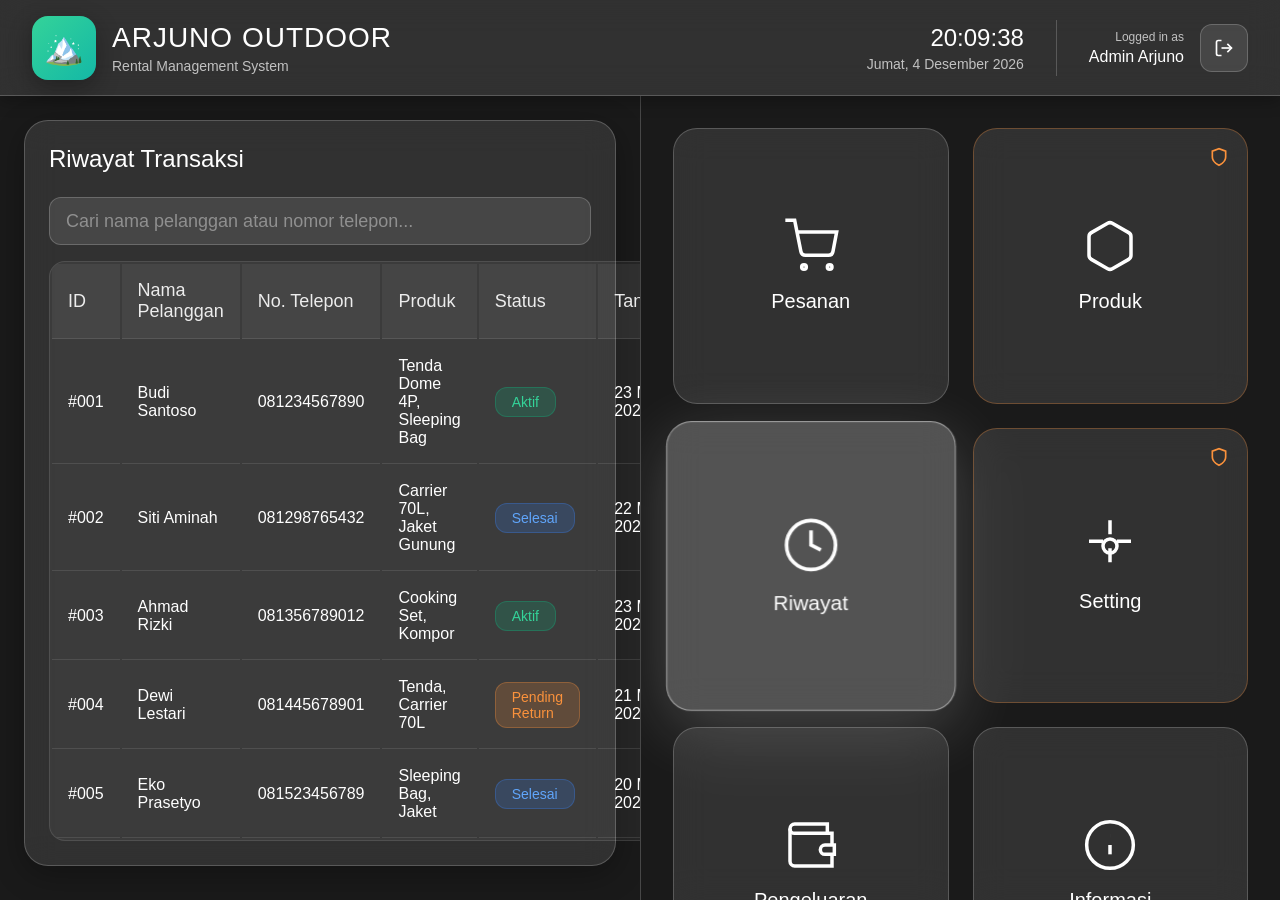
<file: riwayat.html>
<!DOCTYPE html>
<html lang="id">
<head>
    <meta charset="UTF-8">
    <meta name="viewport" content="width=device-width, initial-scale=1.0">
    <title>ARJUNO OUTDOOR - Riwayat</title>
    <link rel="stylesheet" href="style.css">
</head>
<body>
    <div class="background-image"></div>
    <div class="main-container">
        <header class="header">
            <div class="header-left">
                <div class="logo-icon">🏔️</div>
                <div class="brand-info">
                    <h1 class="brand-name">ARJUNO OUTDOOR</h1>
                    <p class="brand-subtitle">Rental Management System</p>
                </div>
            </div>
            <div class="header-right">
                <div class="clock-display">
                    <div class="time" id="current-time">00:00:00</div>
                    <div class="date" id="current-date">Loading...</div>
                </div>
                <div class="divider"></div>
                <div class="user-info">
                    <div class="user-details">
                        <div class="user-label">Logged in as</div>
                        <div class="user-name">Admin Arjuno</div>
                    </div>
                    <button class="logout-btn">
                        <svg width="20" height="20" viewBox="0 0 24 24" fill="none" stroke="currentColor" stroke-width="2">
                            <path d="M9 21H5a2 2 0 0 1-2-2V5a2 2 0 0 1 2-2h4"></path>
                            <polyline points="16 17 21 12 16 7"></polyline>
                            <line x1="21" y1="12" x2="9" y2="12"></line>
                        </svg>
                    </button>
                </div>
            </div>
        </header>

        <div class="content-wrapper">
            <div class="left-panel">
                <div class="glass-card">
                    <h2 class="section-title">Riwayat Transaksi</h2>
                    
                    <div class="form-group">
                        <input type="text" class="form-input" placeholder="Cari nama pelanggan atau nomor telepon..." onkeyup="searchTable('searchInput', 'historyTable')">
                    </div>

                    <table class="data-table" id="historyTable">
                        <thead>
                            <tr>
                                <th>ID</th>
                                <th>Nama Pelanggan</th>
                                <th>No. Telepon</th>
                                <th>Produk</th>
                                <th>Status</th>
                                <th>Tanggal</th>
                                <th>Total</th>
                            </tr>
                        </thead>
                        <tbody>
                            <tr>
                                <td>#001</td>
                                <td>Budi Santoso</td>
                                <td>081234567890</td>
                                <td>Tenda Dome 4P, Sleeping Bag</td>
                                <td><span class="status-badge status-active">Aktif</span></td>
                                <td>23 Mei 2026</td>
                                <td>Rp 200.000</td>
                            </tr>
                            <tr>
                                <td>#002</td>
                                <td>Siti Aminah</td>
                                <td>081298765432</td>
                                <td>Carrier 70L, Jaket Gunung</td>
                                <td><span class="status-badge status-completed">Selesai</span></td>
                                <td>22 Mei 2026</td>
                                <td>Rp 255.000</td>
                            </tr>
                            <tr>
                                <td>#003</td>
                                <td>Ahmad Rizki</td>
                                <td>081356789012</td>
                                <td>Cooking Set, Kompor</td>
                                <td><span class="status-badge status-active">Aktif</span></td>
                                <td>23 Mei 2026</td>
                                <td>Rp 120.000</td>
                            </tr>
                            <tr>
                                <td>#004</td>
                                <td>Dewi Lestari</td>
                                <td>081445678901</td>
                                <td>Tenda, Carrier 70L</td>
                                <td><span class="status-badge status-pending">Pending Return</span></td>
                                <td>21 Mei 2026</td>
                                <td>Rp 375.000</td>
                            </tr>
                            <tr>
                                <td>#005</td>
                                <td>Eko Prasetyo</td>
                                <td>081523456789</td>
                                <td>Sleeping Bag, Jaket</td>
                                <td><span class="status-badge status-completed">Selesai</span></td>
                                <td>20 Mei 2026</td>
                                <td>Rp 180.000</td>
                            </tr>
                        </tbody>
                    </table>
                </div>
            </div>

            <div class="right-panel">
                <div class="nav-grid">
                    <a href="index.html" class="nav-card">
                        <svg class="nav-icon" width="56" height="56" viewBox="0 0 24 24" fill="none" stroke="currentColor" stroke-width="1.5">
                            <circle cx="9" cy="21" r="1"></circle>
                            <circle cx="20" cy="21" r="1"></circle>
                            <path d="M1 1h4l2.68 13.39a2 2 0 0 0 2 1.61h9.72a2 2 0 0 0 2-1.61L23 6H6"></path>
                        </svg>
                        <span class="nav-label">Pesanan</span>
                    </a>
                    <a href="produk.html" class="nav-card admin-tab">
                        <div class="admin-badge">
                            <svg width="20" height="20" viewBox="0 0 24 24" fill="none" stroke="currentColor" stroke-width="2">
                                <path d="M12 22s8-4 8-10V5l-8-3-8 3v7c0 6 8 10 8 10z"></path>
                            </svg>
                        </div>
                        <svg class="nav-icon" width="56" height="56" viewBox="0 0 24 24" fill="none" stroke="currentColor" stroke-width="1.5">
                            <path d="M21 16V8a2 2 0 0 0-1-1.73l-7-4a2 2 0 0 0-2 0l-7 4A2 2 0 0 0 3 8v8a2 2 0 0 0 1 1.73l7 4a2 2 0 0 0 2 0l7-4A2 2 0 0 0 21 16z"></path>
                        </svg>
                        <span class="nav-label">Produk</span>
                    </a>
                    <a href="riwayat.html" class="nav-card active">
                        <svg class="nav-icon" width="56" height="56" viewBox="0 0 24 24" fill="none" stroke="currentColor" stroke-width="1.5">
                            <circle cx="12" cy="12" r="10"></circle>
                            <polyline points="12 6 12 12 16 14"></polyline>
                        </svg>
                        <span class="nav-label">Riwayat</span>
                    </a>
                    <a href="setting.html" class="nav-card admin-tab">
                        <div class="admin-badge">
                            <svg width="20" height="20" viewBox="0 0 24 24" fill="none" stroke="currentColor" stroke-width="2">
                                <path d="M12 22s8-4 8-10V5l-8-3-8 3v7c0 6 8 10 8 10z"></path>
                            </svg>
                        </div>
                        <svg class="nav-icon" width="56" height="56" viewBox="0 0 24 24" fill="none" stroke="currentColor" stroke-width="1.5">
                            <circle cx="12" cy="12" r="3"></circle>
                            <path d="M12 1v6m0 6v6m-9-9h6m6 0h6"></path>
                        </svg>
                        <span class="nav-label">Setting</span>
                    </a>
                    <a href="pengeluaran.html" class="nav-card">
                        <svg class="nav-icon" width="56" height="56" viewBox="0 0 24 24" fill="none" stroke="currentColor" stroke-width="1.5">
                            <path d="M21 12V7H5a2 2 0 0 1 0-4h14v4"></path>
                            <path d="M3 5v14a2 2 0 0 0 2 2h16v-5"></path>
                            <path d="M18 12a2 2 0 0 0 0 4h4v-4Z"></path>
                        </svg>
                        <span class="nav-label">Pengeluaran</span>
                    </a>
                    <a href="informasi.html" class="nav-card">
                        <svg class="nav-icon" width="56" height="56" viewBox="0 0 24 24" fill="none" stroke="currentColor" stroke-width="1.5">
                            <circle cx="12" cy="12" r="10"></circle>
                            <line x1="12" y1="16" x2="12" y2="12"></line>
                            <line x1="12" y1="8" x2="12.01" y2="8"></line>
                        </svg>
                        <span class="nav-label">Informasi</span>
                    </a>
                    <a href="pelanggan.html" class="nav-card">
                        <svg class="nav-icon" width="56" height="56" viewBox="0 0 24 24" fill="none" stroke="currentColor" stroke-width="1.5">
                            <path d="M17 21v-2a4 4 0 0 0-4-4H5a4 4 0 0 0-4 4v2"></path>
                            <circle cx="9" cy="7" r="4"></circle>
                            <path d="M23 21v-2a4 4 0 0 0-3-3.87"></path>
                            <path d="M16 3.13a4 4 0 0 1 0 7.75"></path>
                        </svg>
                        <span class="nav-label">Pelanggan</span>
                    </a>
                    <a href="kasir.html" class="nav-card admin-tab">
                        <div class="admin-badge">
                            <svg width="20" height="20" viewBox="0 0 24 24" fill="none" stroke="currentColor" stroke-width="2">
                                <path d="M12 22s8-4 8-10V5l-8-3-8 3v7c0 6 8 10 8 10z"></path>
                            </svg>
                        </div>
                        <svg class="nav-icon" width="56" height="56" viewBox="0 0 24 24" fill="none" stroke="currentColor" stroke-width="1.5">
                            <path d="M20 21v-2a4 4 0 0 0-4-4H8a4 4 0 0 0-4 4v2"></path>
                            <circle cx="12" cy="7" r="4"></circle>
                        </svg>
                        <span class="nav-label">Kasir</span>
                    </a>
                </div>
                <div class="admin-info">
                    <div class="admin-info-header">
                        <svg width="16" height="16" viewBox="0 0 24 24" fill="none" stroke="currentColor" stroke-width="2">
                            <path d="M12 22s8-4 8-10V5l-8-3-8 3v7c0 6 8 10 8 10z"></path>
                        </svg>
                        <span>Admin Access</span>
                    </div>
                    <div class="admin-info-text">Fitur dengan icon shield hanya untuk Administrator</div>
                </div>
            </div>
        </div>
    </div>

    <script src="script.js"></script>
</body>
</html>
</file>
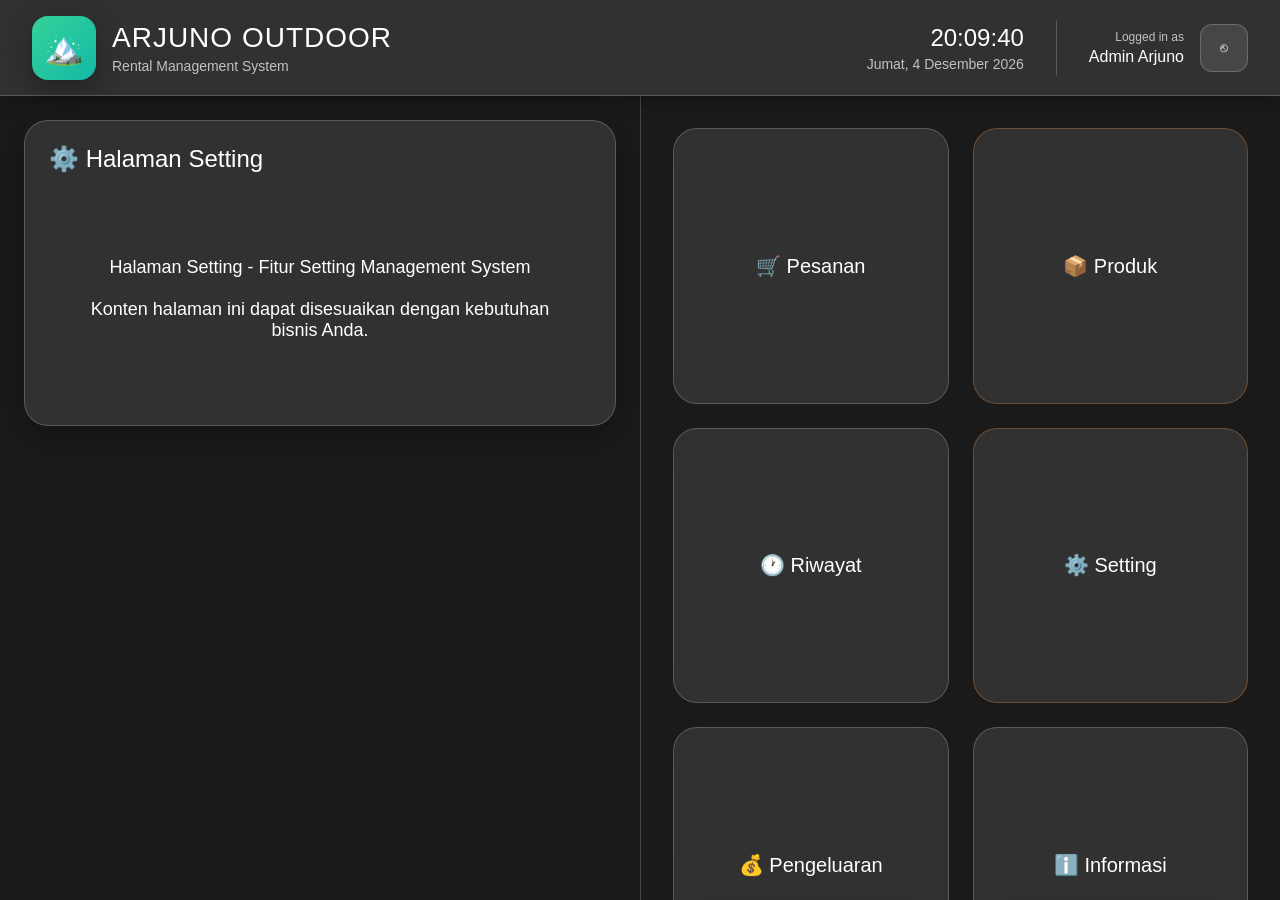
<file: setting.html>
<!DOCTYPE html>
<html lang="id">
<head>
    <meta charset="UTF-8">
    <title>ARJUNO OUTDOOR - Setting</title>
    <link rel="stylesheet" href="style.css">
</head>
<body>
    <div class="background-image"></div>
    <div class="main-container">
        <header class="header">
            <div class="header-left">
                <div class="logo-icon">🏔️</div>
                <div class="brand-info">
                    <h1 class="brand-name">ARJUNO OUTDOOR</h1>
                    <p class="brand-subtitle">Rental Management System</p>
                </div>
            </div>
            <div class="header-right">
                <div class="clock-display">
                    <div class="time" id="current-time">00:00:00</div>
                    <div class="date" id="current-date">Loading...</div>
                </div>
                <div class="divider"></div>
                <div class="user-info">
                    <div class="user-details">
                        <div class="user-label">Logged in as</div>
                        <div class="user-name">Admin Arjuno</div>
                    </div>
                    <button class="logout-btn">⎋</button>
                </div>
            </div>
        </header>
        <div class="content-wrapper">
            <div class="left-panel">
                <div class="glass-card">
                    <h2 class="section-title">⚙️ Halaman Setting</h2>
                    <p style="color: white; font-size: 18px; text-align: center; padding: 60px 20px;">
                        Halaman Setting - Fitur Setting Management System<br><br>
                        Konten halaman ini dapat disesuaikan dengan kebutuhan bisnis Anda.
                    </p>
                </div>
            </div>
            <div class="right-panel">
                <div class="nav-grid">
                    <a href="index.html" class="nav-card"><span class="nav-label">🛒 Pesanan</span></a>
                    <a href="produk.html" class="nav-card admin-tab"><span class="nav-label">📦 Produk</span></a>
                    <a href="riwayat.html" class="nav-card"><span class="nav-label">🕐 Riwayat</span></a>
                    <a href="setting.html" class="nav-card admin-tab"><span class="nav-label">⚙️ Setting</span></a>
                    <a href="pengeluaran.html" class="nav-card"><span class="nav-label">💰 Pengeluaran</span></a>
                    <a href="informasi.html" class="nav-card"><span class="nav-label">ℹ️ Informasi</span></a>
                    <a href="pelanggan.html" class="nav-card"><span class="nav-label">👥 Pelanggan</span></a>
                    <a href="kasir.html" class="nav-card admin-tab"><span class="nav-label">👤 Kasir</span></a>
                </div>
            </div>
        </div>
    </div>
    <script src="script.js"></script>
</body>
</html>
</file>
<file: style.css>
/* ===================================
   ARJUNO OUTDOOR - Static Website CSS
   Pure CSS - No build tools required
   =================================== */

/* Reset & Base */
* {
    margin: 0;
    padding: 0;
    box-sizing: border-box;
}

body {
    font-family: -apple-system, BlinkMacSystemFont, 'Segoe UI', Roboto, 'Helvetica Neue', Arial, sans-serif;
    overflow: hidden;
    height: 100vh;
    background: #1a1a1a;
}

/* Background Image */
.background-image {
    position: fixed;
    top: 0;
    left: 0;
    width: 100%;
    height: 100%;
    background: url('https://images.unsplash.com/photo-1464547323744-4edd0cd0c746?w=1920') center/cover;
    filter: blur(3px) brightness(0.6);
    z-index: 0;
}

/* Main Container */
.main-container {
    position: relative;
    z-index: 10;
    height: 100vh;
    display: flex;
    flex-direction: column;
    overflow: hidden;
}

/* ===================================
   HEADER
   =================================== */
.header {
    height: 96px;
    backdrop-filter: blur(16px);
    background: rgba(255, 255, 255, 0.1);
    border-bottom: 1px solid rgba(255, 255, 255, 0.2);
    box-shadow: 0 4px 16px rgba(0, 0, 0, 0.3);
    padding: 0 32px;
    display: flex;
    align-items: center;
    justify-content: space-between;
    flex-shrink: 0;
}

.header-left {
    display: flex;
    align-items: center;
    gap: 16px;
}

.logo-icon {
    width: 64px;
    height: 64px;
    border-radius: 16px;
    background: linear-gradient(135deg, #34d399, #14b8a6);
    display: flex;
    align-items: center;
    justify-content: center;
    font-size: 32px;
    box-shadow: 0 8px 24px rgba(0, 0, 0, 0.3);
}

.brand-name {
    font-size: 28px;
    color: white;
    letter-spacing: 1px;
    font-weight: 400;
}

.brand-subtitle {
    font-size: 14px;
    color: rgba(255, 255, 255, 0.7);
    margin-top: 4px;
}

.header-right {
    display: flex;
    align-items: center;
    gap: 32px;
}

.clock-display {
    text-align: right;
}

.time {
    font-size: 24px;
    color: white;
    font-variant-numeric: tabular-nums;
    font-weight: 300;
}

.date {
    font-size: 14px;
    color: rgba(255, 255, 255, 0.7);
    margin-top: 4px;
}

.divider {
    width: 1px;
    height: 56px;
    background: rgba(255, 255, 255, 0.2);
}

.user-info {
    display: flex;
    align-items: center;
    gap: 16px;
}

.user-details {
    text-align: right;
}

.user-label {
    font-size: 12px;
    color: rgba(255, 255, 255, 0.7);
}

.user-name {
    font-size: 16px;
    color: white;
    margin-top: 4px;
}

.logout-btn {
    width: 48px;
    height: 48px;
    border-radius: 12px;
    background: rgba(255, 255, 255, 0.1);
    border: 1px solid rgba(255, 255, 255, 0.2);
    color: white;
    cursor: pointer;
    display: flex;
    align-items: center;
    justify-content: center;
    transition: all 0.3s;
}

.logout-btn:hover {
    background: rgba(255, 255, 255, 0.2);
    transform: scale(1.05);
}

/* ===================================
   CONTENT WRAPPER
   =================================== */
.content-wrapper {
    flex: 1;
    display: flex;
    overflow: hidden;
}

.left-panel {
    flex: 1;
    width: 50%;
    overflow-y: auto;
    padding: 24px;
}

.right-panel {
    width: 50%;
    border-left: 1px solid rgba(255, 255, 255, 0.2);
    padding: 32px;
    overflow-y: auto;
}

/* Custom Scrollbar */
.left-panel::-webkit-scrollbar,
.right-panel::-webkit-scrollbar {
    width: 8px;
}

.left-panel::-webkit-scrollbar-track,
.right-panel::-webkit-scrollbar-track {
    background: rgba(255, 255, 255, 0.05);
}

.left-panel::-webkit-scrollbar-thumb,
.right-panel::-webkit-scrollbar-thumb {
    background: rgba(255, 255, 255, 0.2);
    border-radius: 4px;
}

/* ===================================
   GLASS CARDS
   =================================== */
.glass-card {
    backdrop-filter: blur(16px);
    background: rgba(255, 255, 255, 0.1);
    border: 1px solid rgba(255, 255, 255, 0.2);
    border-radius: 24px;
    padding: 24px;
    box-shadow: 0 8px 32px rgba(0, 0, 0, 0.3);
    margin-bottom: 24px;
}

.section-title {
    font-size: 24px;
    color: white;
    margin-bottom: 24px;
    font-weight: 400;
    display: flex;
    align-items: center;
}

.section-header {
    display: flex;
    justify-content: space-between;
    align-items: center;
    margin-bottom: 24px;
}

/* ===================================
   CAROUSEL
   =================================== */
.carousel {
    position: relative;
    height: 224px;
    border-radius: 24px;
    overflow: hidden;
}

.carousel-slide {
    position: absolute;
    top: 0;
    left: 0;
    width: 100%;
    height: 100%;
    padding: 32px;
    display: flex;
    flex-direction: column;
    justify-content: center;
    opacity: 0;
    transition: opacity 1s;
}

.carousel-slide.active {
    opacity: 1;
}

.carousel-title {
    font-size: 36px;
    color: white;
    margin-bottom: 12px;
    font-weight: 400;
}

.carousel-desc {
    font-size: 20px;
    color: rgba(255, 255, 255, 0.9);
}

.carousel-dots {
    position: absolute;
    bottom: 16px;
    left: 50%;
    transform: translateX(-50%);
    display: flex;
    gap: 8px;
}

.dot {
    width: 12px;
    height: 12px;
    border-radius: 6px;
    background: rgba(255, 255, 255, 0.5);
    cursor: pointer;
    transition: all 0.3s;
}

.dot.active {
    width: 32px;
    background: white;
}

/* ===================================
   STATS GRID
   =================================== */
.stats-grid {
    display: grid;
    grid-template-columns: repeat(2, 1fr);
    gap: 24px;
    margin-bottom: 24px;
}

.stat-card {
    backdrop-filter: blur(16px);
    background: rgba(255, 255, 255, 0.1);
    border: 1px solid rgba(255, 255, 255, 0.2);
    border-radius: 24px;
    padding: 24px;
    box-shadow: 0 8px 32px rgba(0, 0, 0, 0.3);
}

.stat-icon {
    width: 64px;
    height: 64px;
    border-radius: 16px;
    display: flex;
    align-items: center;
    justify-content: center;
    margin-bottom: 16px;
    box-shadow: 0 4px 16px rgba(0, 0, 0, 0.2);
}

.stat-icon svg {
    color: white;
}

.stat-value {
    font-size: 48px;
    color: white;
    margin-bottom: 8px;
    font-weight: 300;
}

.stat-label {
    font-size: 18px;
    color: rgba(255, 255, 255, 0.7);
}

/* ===================================
   CUSTOMER LIST
   =================================== */
.customer-list {
    display: flex;
    flex-direction: column;
    gap: 16px;
}

.customer-item {
    background: rgba(255, 255, 255, 0.05);
    border: 1px solid rgba(255, 255, 255, 0.1);
    border-radius: 16px;
    padding: 20px;
    transition: all 0.3s;
}

.customer-item:hover {
    background: rgba(255, 255, 255, 0.1);
}

.customer-header {
    display: flex;
    justify-content: space-between;
    margin-bottom: 12px;
}

.customer-name {
    font-size: 20px;
    color: white;
    margin-bottom: 4px;
}

.customer-phone {
    font-size: 16px;
    color: rgba(255, 255, 255, 0.6);
}

.customer-time {
    font-size: 14px;
    color: rgba(255, 255, 255, 0.5);
}

.customer-products {
    font-size: 16px;
    color: rgba(255, 255, 255, 0.8);
}

/* ===================================
   STOCK OVERVIEW
   =================================== */
.stock-grid {
    display: grid;
    grid-template-columns: repeat(2, 1fr);
    gap: 16px;
}

.stock-item {
    background: rgba(255, 255, 255, 0.05);
    border: 1px solid rgba(255, 255, 255, 0.1);
    border-radius: 16px;
    padding: 16px;
    transition: all 0.3s;
}

.stock-item:hover {
    background: rgba(255, 255, 255, 0.1);
}

.stock-header {
    display: flex;
    align-items: center;
    gap: 12px;
    margin-bottom: 12px;
}

.stock-emoji {
    font-size: 48px;
}

.stock-name {
    font-size: 18px;
    color: white;
    margin-bottom: 4px;
}

.stock-count {
    font-size: 14px;
    color: rgba(255, 255, 255, 0.6);
}

.progress-bar {
    width: 100%;
    height: 8px;
    background: rgba(255, 255, 255, 0.1);
    border-radius: 4px;
    overflow: hidden;
}

.progress-fill {
    height: 100%;
    background: linear-gradient(to right, #34d399, #14b8a6);
    transition: width 0.3s;
}

/* ===================================
   CASHIER STATUS
   =================================== */
.cashier-status {
    display: flex;
    align-items: center;
    gap: 16px;
    font-size: 20px;
    color: white;
}

.status-indicator {
    width: 16px;
    height: 16px;
    border-radius: 50%;
    background: #34d399;
    animation: pulse 2s infinite;
    box-shadow: 0 0 0 0 rgba(52, 211, 153, 0.5);
}

@keyframes pulse {
    0%, 100% { box-shadow: 0 0 0 0 rgba(52, 211, 153, 0.7); }
    50% { box-shadow: 0 0 0 8px rgba(52, 211, 153, 0); }
}

/* ===================================
   NAVIGATION GRID
   =================================== */
.nav-grid {
    display: grid;
    grid-template-columns: repeat(2, 1fr);
    gap: 24px;
    margin-bottom: 24px;
}

.nav-card {
    position: relative;
    aspect-ratio: 1;
    backdrop-filter: blur(16px);
    background: rgba(255, 255, 255, 0.1);
    border: 1px solid rgba(255, 255, 255, 0.2);
    border-radius: 24px;
    display: flex;
    flex-direction: column;
    align-items: center;
    justify-content: center;
    gap: 16px;
    padding: 32px;
    text-decoration: none;
    transition: all 0.3s;
    cursor: pointer;
}

.nav-card:hover {
    background: rgba(255, 255, 255, 0.15);
    border-color: rgba(255, 255, 255, 0.35);
    box-shadow: 0 12px 48px rgba(0, 0, 0, 0.3);
    transform: scale(1.02);
}

.nav-card.active {
    background: rgba(255, 255, 255, 0.25);
    border-color: rgba(255, 255, 255, 0.5);
    box-shadow: 0 16px 64px rgba(255, 255, 255, 0.2);
    transform: scale(1.05);
}

.nav-card.admin-tab {
    border: 1px solid rgba(251, 146, 60, 0.3);
}

.admin-badge {
    position: absolute;
    top: 12px;
    right: 12px;
    width: 32px;
    height: 32px;
    display: flex;
    align-items: center;
    justify-content: center;
}

.admin-badge svg {
    color: #fb923c;
}

.nav-icon {
    color: white;
}

.nav-label {
    font-size: 20px;
    color: white;
    font-weight: 300;
}

/* ===================================
   ADMIN INFO
   =================================== */
.admin-info {
    backdrop-filter: blur(16px);
    background: rgba(255, 255, 255, 0.05);
    border: 1px solid rgba(255, 255, 255, 0.1);
    border-radius: 16px;
    padding: 16px;
}

.admin-info-header {
    display: flex;
    align-items: center;
    gap: 8px;
    color: rgba(255, 255, 255, 0.7);
    font-size: 14px;
    margin-bottom: 8px;
}

.admin-info-header svg {
    color: #fb923c;
}

.admin-info-text {
    font-size: 12px;
    color: rgba(255, 255, 255, 0.5);
}

/* ===================================
   BUTTONS
   =================================== */
.btn-primary {
    background: linear-gradient(to right, #10b981, #14b8a6);
    color: white;
    border: none;
    border-radius: 12px;
    padding: 12px 24px;
    font-size: 18px;
    cursor: pointer;
    transition: all 0.3s;
    display: inline-flex;
    align-items: center;
    justify-content: center;
    box-shadow: 0 4px 16px rgba(16, 185, 129, 0.3);
}

.btn-primary:hover {
    transform: translateY(-2px);
    box-shadow: 0 6px 24px rgba(16, 185, 129, 0.4);
}

.btn-primary.btn-large {
    width: 100%;
    height: 64px;
    font-size: 20px;
}

.btn-secondary {
    background: rgba(255, 255, 255, 0.1);
    color: white;
    border: 1px solid rgba(255, 255, 255, 0.2);
    border-radius: 12px;
    padding: 12px 24px;
    font-size: 16px;
    cursor: pointer;
    transition: all 0.3s;
}

.btn-secondary:hover {
    background: rgba(255, 255, 255, 0.2);
}

/* ===================================
   FORMS
   =================================== */
.form-group {
    margin-bottom: 16px;
}

.form-group label {
    display: block;
    color: white;
    font-size: 16px;
    margin-bottom: 8px;
}

.form-input {
    width: 100%;
    height: 48px;
    background: rgba(255, 255, 255, 0.1);
    border: 1px solid rgba(255, 255, 255, 0.2);
    border-radius: 12px;
    padding: 0 16px;
    color: white;
    font-size: 18px;
}

.form-input::placeholder {
    color: rgba(255, 255, 255, 0.4);
}

.form-input:focus {
    outline: none;
    border-color: rgba(255, 255, 255, 0.4);
    background: rgba(255, 255, 255, 0.15);
}

/* ===================================
   PRODUCT GRID (Pesanan Page)
   =================================== */
.product-grid {
    display: grid;
    grid-template-columns: repeat(2, 1fr);
    gap: 16px;
}

.product-card {
    background: rgba(255, 255, 255, 0.05);
    border: 1px solid rgba(255, 255, 255, 0.1);
    border-radius: 16px;
    padding: 16px;
    text-align: left;
    cursor: pointer;
    transition: all 0.3s;
}

.product-card:hover {
    background: rgba(255, 255, 255, 0.15);
    border-color: rgba(255, 255, 255, 0.2);
    transform: scale(1.02);
}

.product-emoji {
    font-size: 60px;
    margin-bottom: 12px;
}

.product-name {
    font-size: 18px;
    color: white;
    margin-bottom: 8px;
}

.product-price {
    font-size: 20px;
    color: #34d399;
}

/* ===================================
   CART
   =================================== */
.cart-items {
    max-height: 400px;
    overflow-y: auto;
    margin-bottom: 24px;
}

.empty-cart {
    text-align: center;
    color: rgba(255, 255, 255, 0.5);
    padding: 48px 0;
    font-size: 18px;
}

.cart-item {
    background: rgba(255, 255, 255, 0.05);
    border: 1px solid rgba(255, 255, 255, 0.1);
    border-radius: 16px;
    padding: 16px;
    margin-bottom: 12px;
}

.cart-item-header {
    display: flex;
    justify-content: space-between;
    margin-bottom: 12px;
}

.cart-item-name {
    font-size: 18px;
    color: white;
}

.cart-item-remove {
    background: rgba(239, 68, 68, 0.2);
    border: 1px solid rgba(239, 68, 68, 0.3);
    color: #f87171;
    border-radius: 8px;
    padding: 4px 12px;
    cursor: pointer;
    font-size: 14px;
}

.cart-controls {
    display: grid;
    grid-template-columns: repeat(2, 1fr);
    gap: 12px;
    margin-bottom: 12px;
}

.cart-control-group label {
    display: block;
    font-size: 14px;
    color: rgba(255, 255, 255, 0.7);
    margin-bottom: 8px;
}

.quantity-control {
    display: flex;
    align-items: center;
    gap: 8px;
}

.qty-btn {
    width: 40px;
    height: 40px;
    background: rgba(255, 255, 255, 0.1);
    border: 1px solid rgba(255, 255, 255, 0.2);
    border-radius: 8px;
    color: white;
    cursor: pointer;
    font-size: 20px;
    display: flex;
    align-items: center;
    justify-content: center;
}

.qty-value {
    color: white;
    font-size: 20px;
    width: 48px;
    text-align: center;
}

.duration-input {
    width: 100%;
    height: 40px;
    background: rgba(255, 255, 255, 0.1);
    border: 1px solid rgba(255, 255, 255, 0.2);
    border-radius: 8px;
    padding: 0 12px;
    color: white;
    font-size: 20px;
    text-align: center;
}

.cart-item-total {
    text-align: right;
    font-size: 20px;
    color: #34d399;
    margin-top: 12px;
}

/* ===================================
   TOTAL SECTION
   =================================== */
.customer-form {
    border-top: 1px solid rgba(255, 255, 255, 0.1);
    padding-top: 24px;
}

.total-section {
    display: flex;
    justify-content: space-between;
    align-items: center;
    margin-bottom: 24px;
}

.total-label {
    font-size: 24px;
    color: white;
}

.total-value {
    font-size: 36px;
    color: #34d399;
}

/* ===================================
   TABLE
   =================================== */
.data-table {
    width: 100%;
    background: rgba(255, 255, 255, 0.05);
    border: 1px solid rgba(255, 255, 255, 0.1);
    border-radius: 16px;
    overflow: hidden;
}

.data-table thead {
    background: rgba(255, 255, 255, 0.05);
}

.data-table th,
.data-table td {
    padding: 16px;
    text-align: left;
    color: white;
    border-bottom: 1px solid rgba(255, 255, 255, 0.1);
}

.data-table th {
    font-size: 18px;
    color: rgba(255, 255, 255, 0.9);
    font-weight: 400;
}

.data-table td {
    font-size: 16px;
}

.data-table tbody tr:hover {
    background: rgba(255, 255, 255, 0.05);
}

.status-badge {
    display: inline-block;
    padding: 6px 16px;
    border-radius: 12px;
    font-size: 14px;
    border: 1px solid;
}

.status-active {
    background: rgba(16, 185, 129, 0.2);
    border-color: rgba(16, 185, 129, 0.3);
    color: #34d399;
}

.status-completed {
    background: rgba(59, 130, 246, 0.2);
    border-color: rgba(59, 130, 246, 0.3);
    color: #60a5fa;
}

.status-pending {
    background: rgba(251, 146, 60, 0.2);
    border-color: rgba(251, 146, 60, 0.3);
    color: #fb923c;
}

/* ===================================
   PAGE GRID (for 2-column layouts)
   =================================== */
.page-grid {
    display: grid;
    grid-template-columns: repeat(2, 1fr);
    gap: 24px;
}

/* ===================================
   RESPONSIVE
   =================================== */
@media (max-width: 1024px) {
    .content-wrapper {
        flex-direction: column;
    }
    
    .left-panel,
    .right-panel {
        width: 100%;
    }
    
    .stats-grid {
        grid-template-columns: 1fr;
    }
}
</file>
